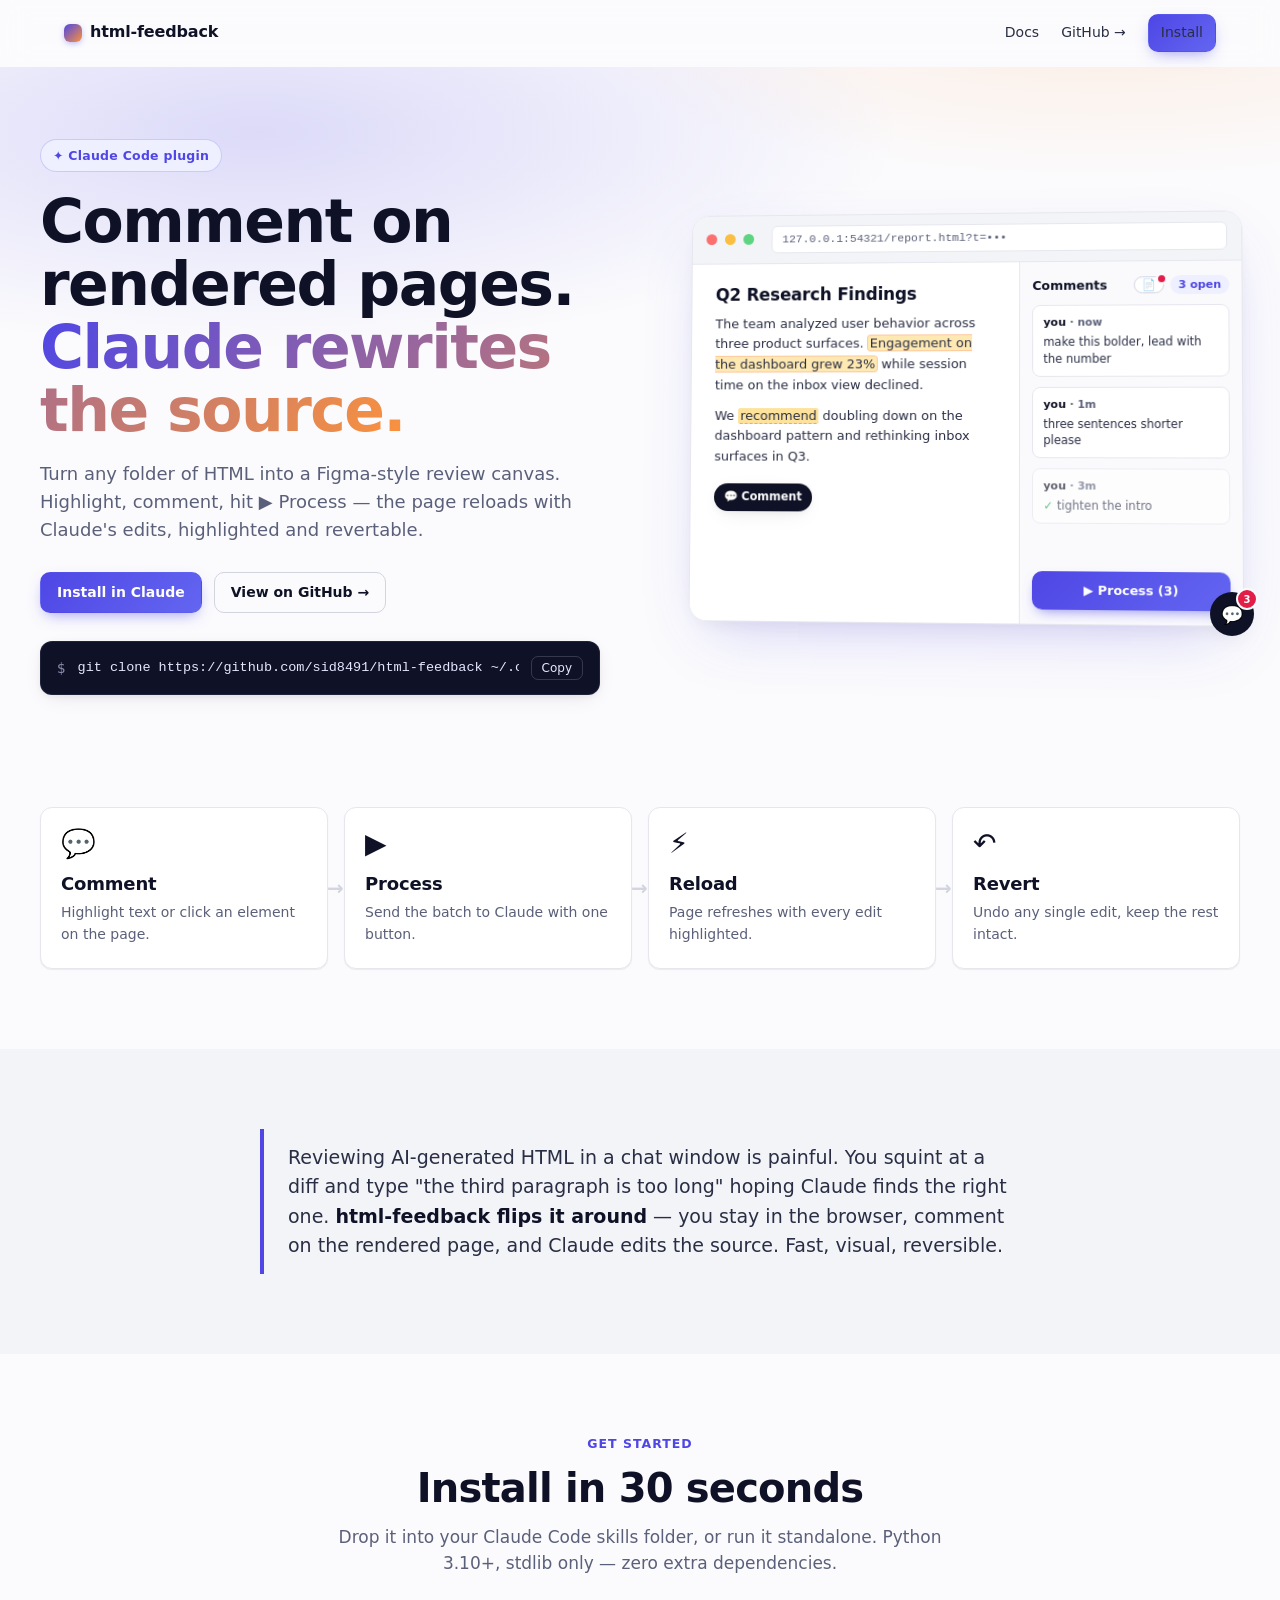
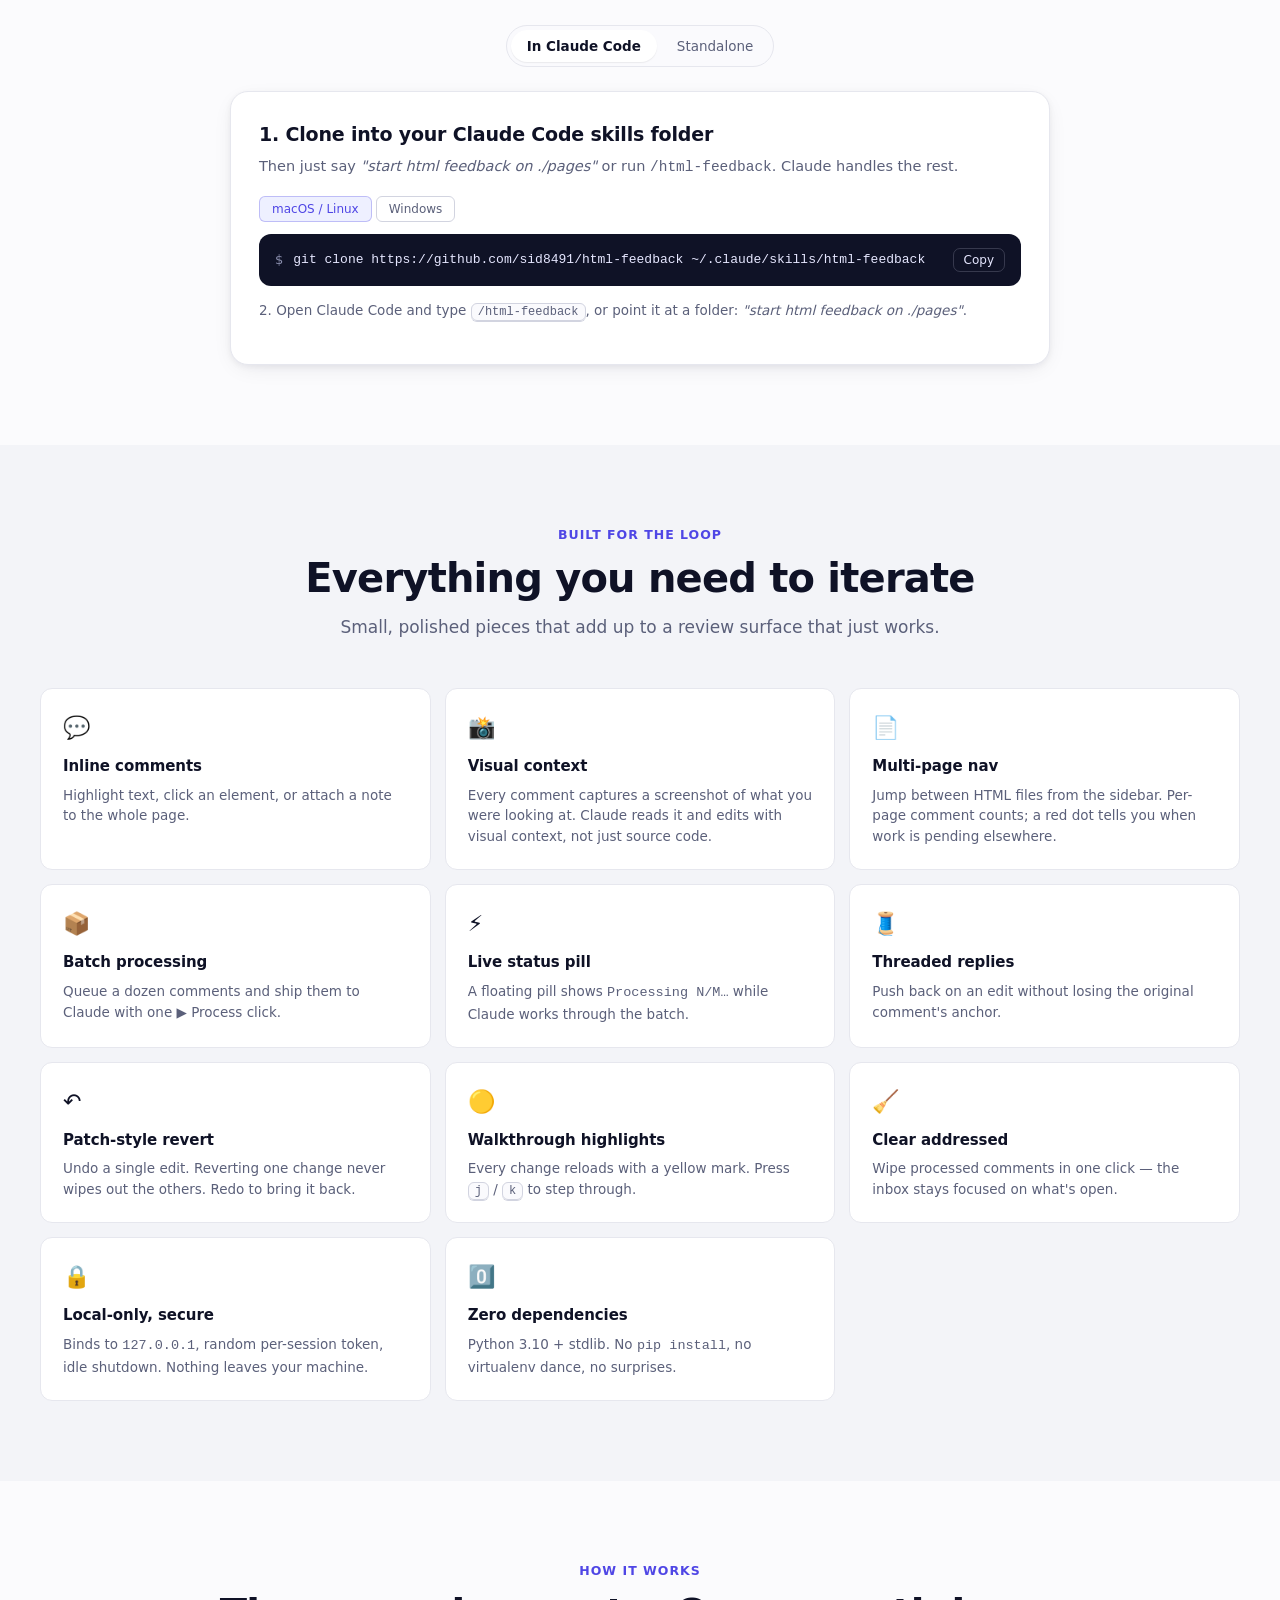
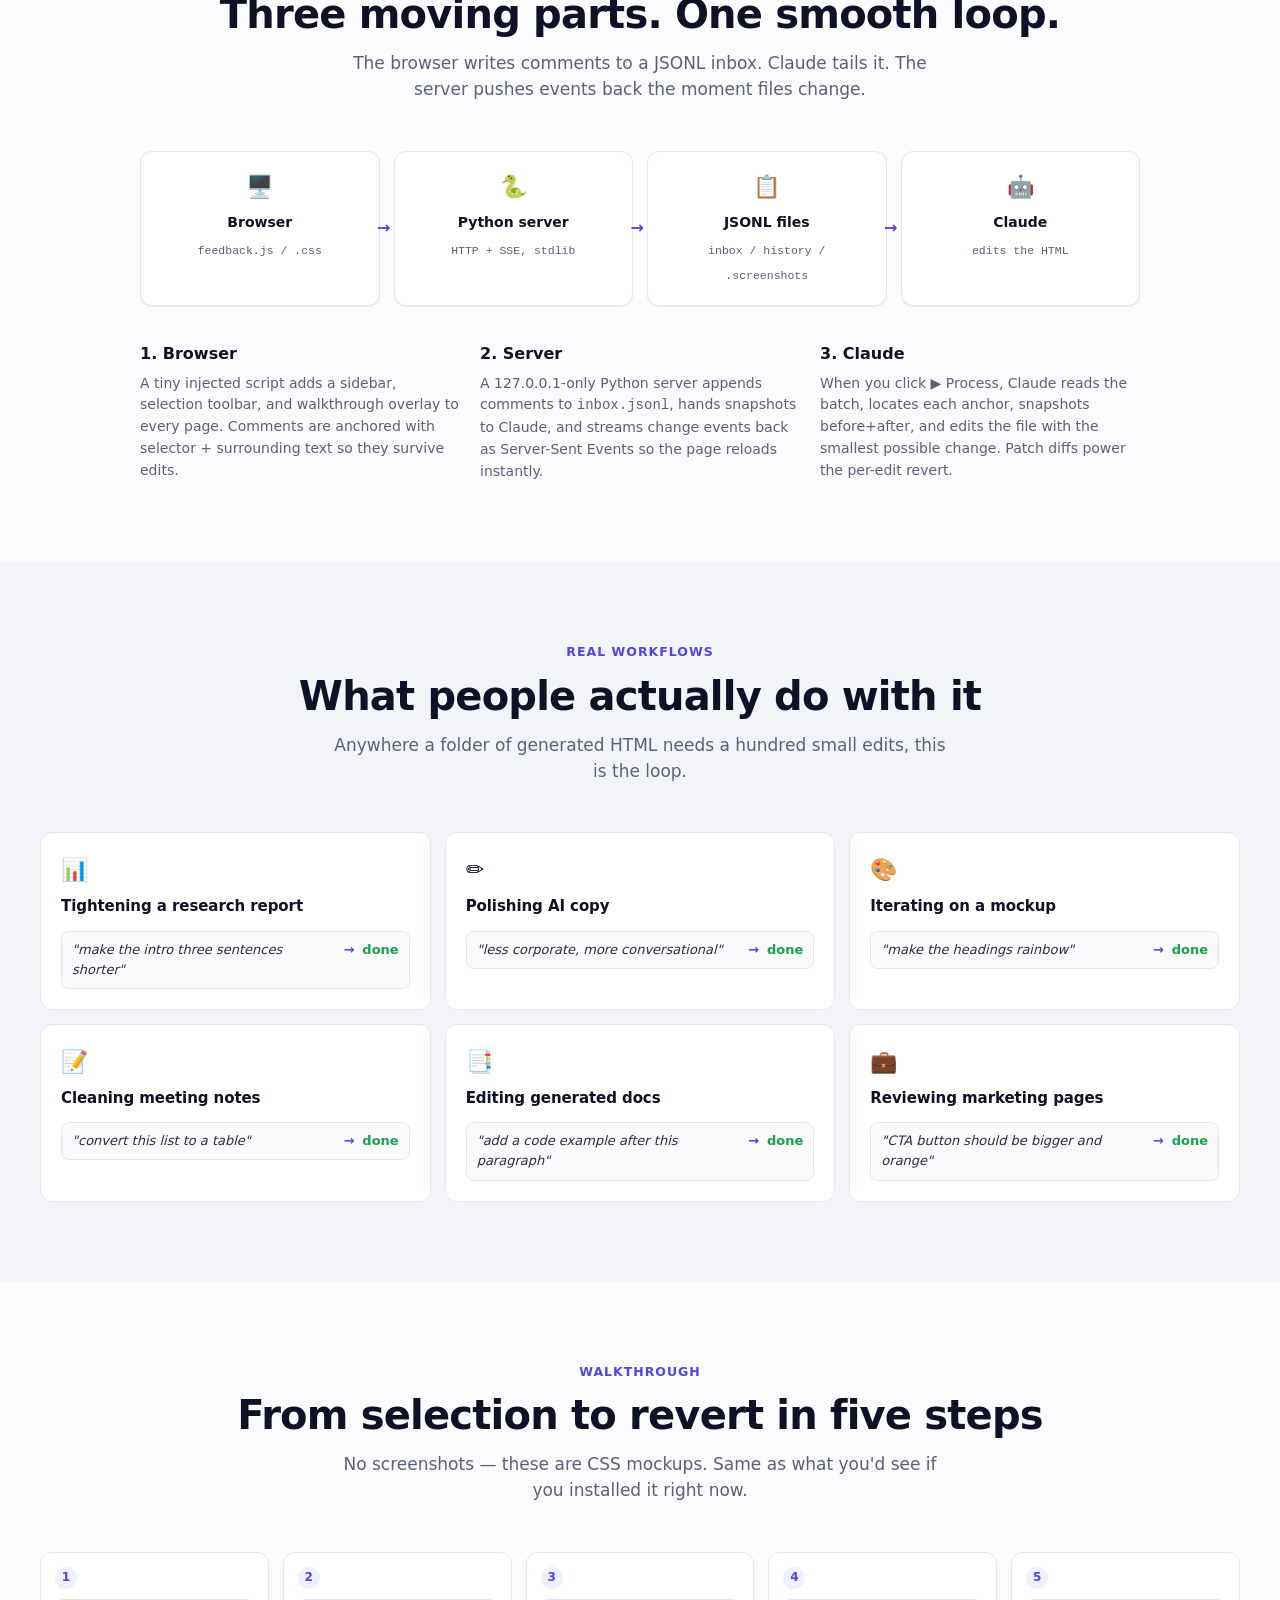
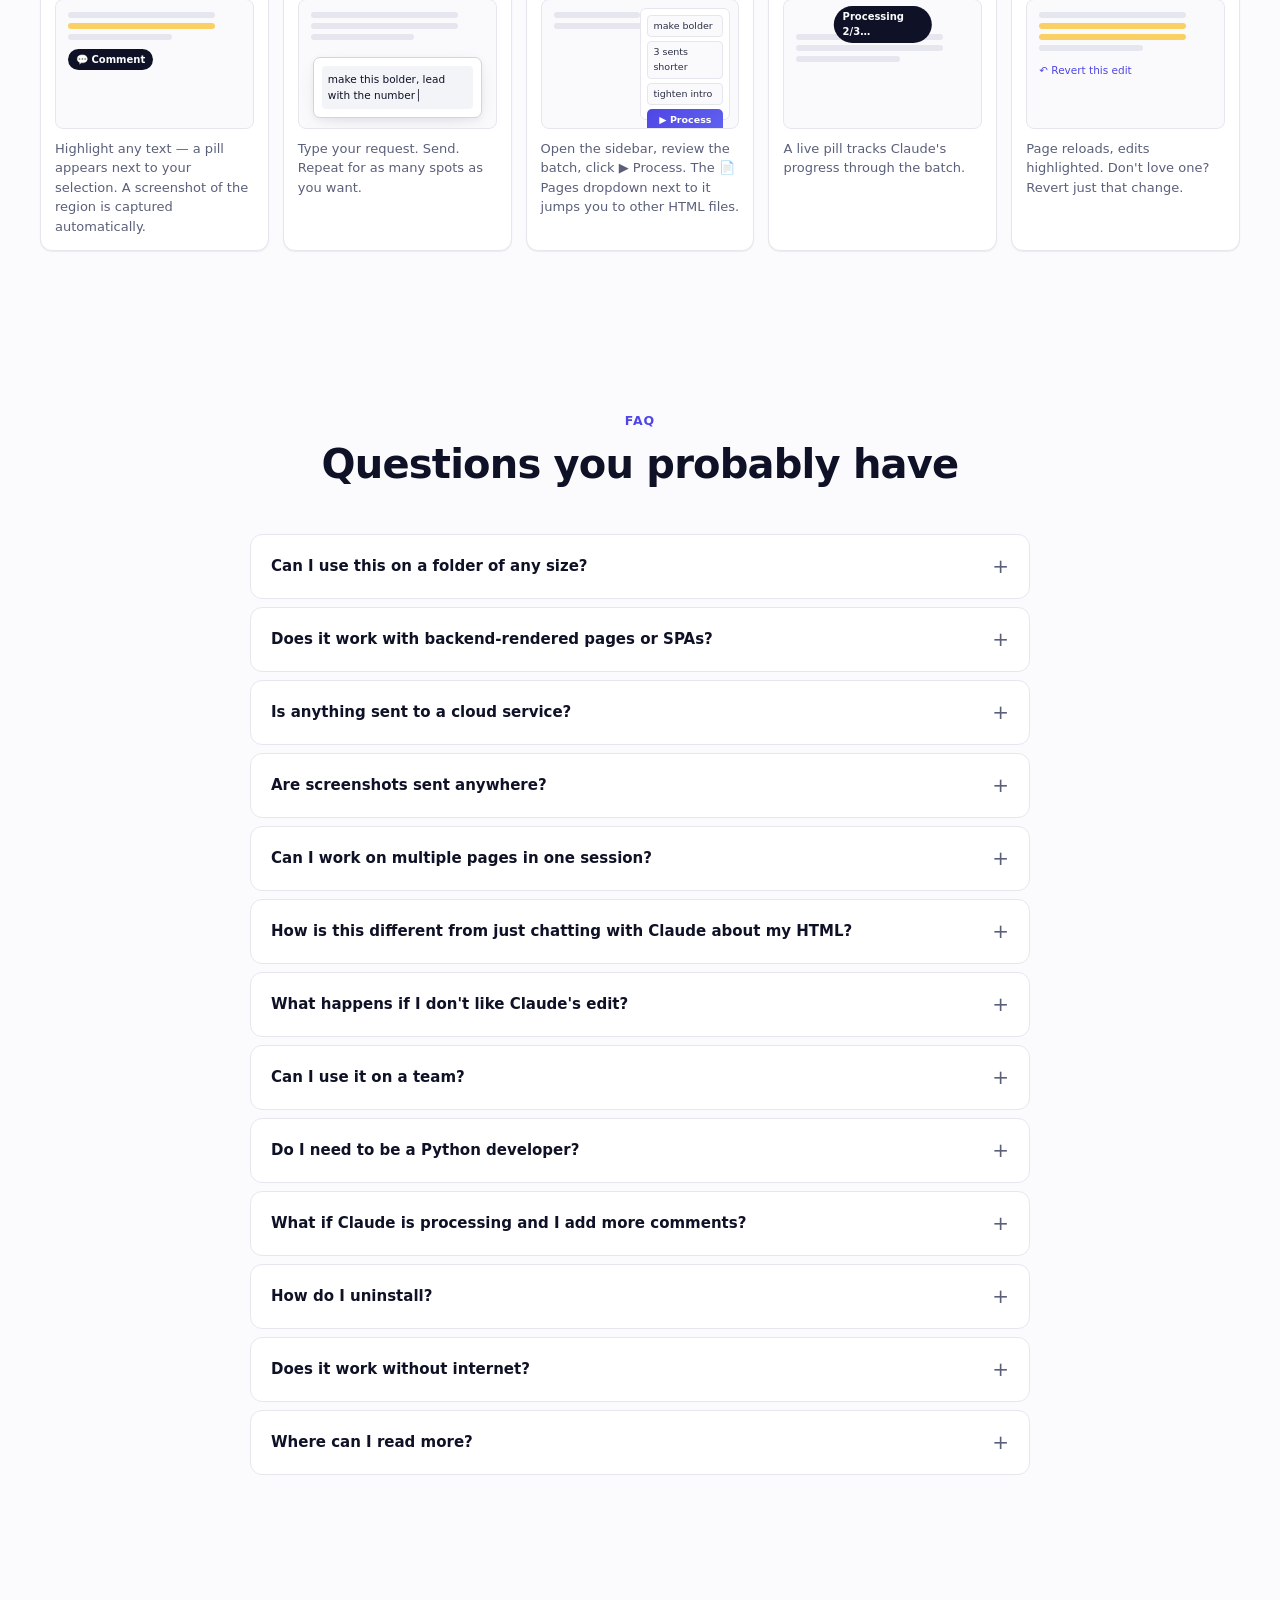
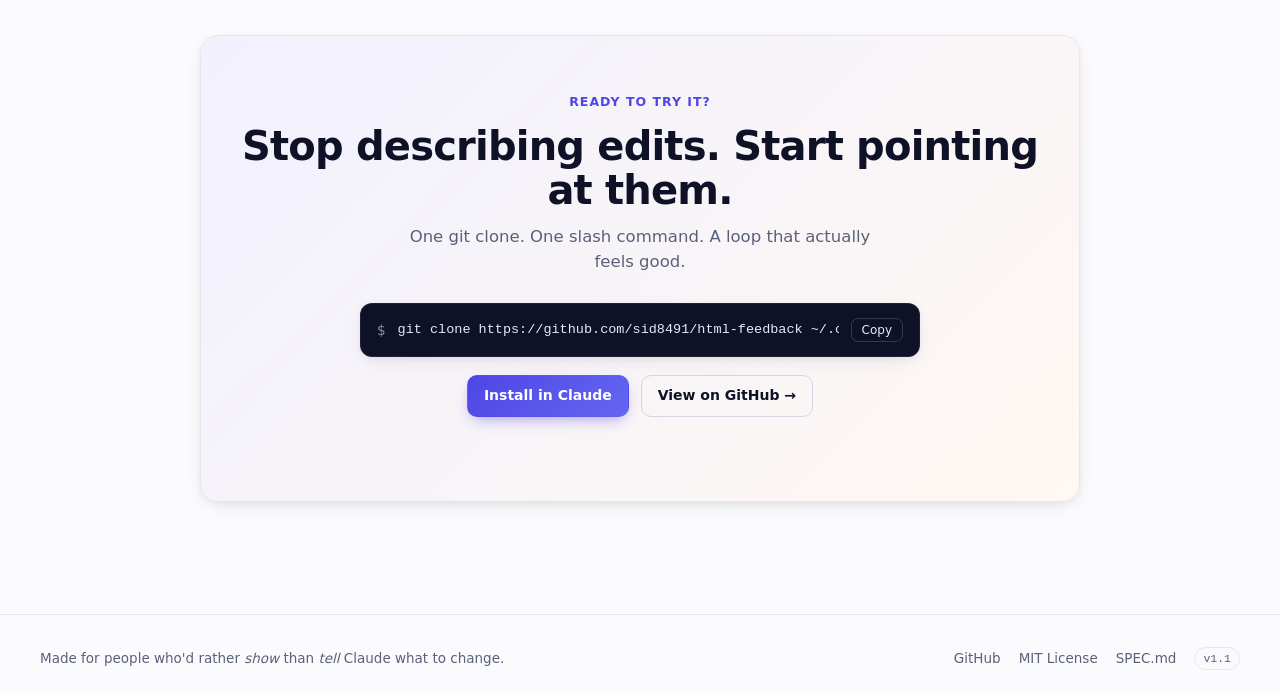
<file: docs/index.html>
<!DOCTYPE html>
<html lang="en">
<head>
<meta charset="utf-8">
<meta name="viewport" content="width=device-width, initial-scale=1">
<title>html-feedback — comment on rendered pages, Claude rewrites the source</title>
<meta name="description" content="A Claude Code plugin that turns any folder of HTML into a Figma-style review canvas. Comment on rendered pages. Hit Process. Claude edits the source.">
<style>
  :root {
    --bg: #fbfbfd;
    --bg-soft: #f3f4f8;
    --surface: #ffffff;
    --surface-2: #fafafd;
    --fg: #0f1226;
    --fg-soft: #2a2e44;
    --muted: #5b607a;
    --border: #e6e7ee;
    --border-strong: #d2d4e0;
    --accent: #4f46e5;
    --accent-2: #6366f1;
    --accent-soft: #eef0ff;
    --warm: #fb923c;
    --warm-2: #fbbf24;
    --good: #16a34a;
    --code-bg: #0f1226;
    --code-fg: #e6e7ff;
    --code-muted: #8b8fae;
    --shadow-sm: 0 1px 2px rgba(15, 18, 38, 0.04), 0 1px 1px rgba(15, 18, 38, 0.03);
    --shadow-md: 0 6px 24px -8px rgba(15, 18, 38, 0.12), 0 2px 6px rgba(15, 18, 38, 0.05);
    --shadow-lg: 0 24px 60px -20px rgba(79, 70, 229, 0.25), 0 8px 24px -8px rgba(15, 18, 38, 0.08);
    --radius: 12px;
    --radius-sm: 8px;
    --radius-lg: 18px;
  }
  @media (prefers-color-scheme: dark) {
    :root {
      --bg: #0a0b14;
      --bg-soft: #11132a;
      --surface: #15182f;
      --surface-2: #1b1e38;
      --fg: #f1f2fb;
      --fg-soft: #d8daee;
      --muted: #9499bd;
      --border: #262a48;
      --border-strong: #34395d;
      --accent: #818cf8;
      --accent-2: #6366f1;
      --accent-soft: #1d214a;
      --warm: #fb923c;
      --warm-2: #fbbf24;
      --good: #34d399;
      --code-bg: #060713;
      --code-fg: #e6e7ff;
      --code-muted: #6a6f96;
      --shadow-sm: 0 1px 2px rgba(0, 0, 0, 0.4);
      --shadow-md: 0 6px 24px -8px rgba(0, 0, 0, 0.6), 0 2px 6px rgba(0, 0, 0, 0.4);
      --shadow-lg: 0 24px 60px -20px rgba(99, 102, 241, 0.5), 0 8px 24px -8px rgba(0, 0, 0, 0.6);
    }
  }
  html { color-scheme: light dark; scroll-behavior: smooth; }
  * { box-sizing: border-box; }
  body {
    margin: 0;
    font-family: -apple-system, BlinkMacSystemFont, "Segoe UI", "Inter", system-ui, sans-serif;
    background: var(--bg);
    color: var(--fg);
    line-height: 1.55;
    -webkit-font-smoothing: antialiased;
    text-rendering: optimizeLegibility;
  }
  a { color: var(--accent); text-decoration: none; }
  a:hover { text-decoration: underline; }
  code, pre, kbd { font-family: ui-monospace, "SF Mono", Menlo, Consolas, monospace; }
  kbd {
    background: var(--surface-2);
    border: 1px solid var(--border-strong);
    border-radius: 6px;
    padding: 1px 6px;
    font-size: 12px;
    box-shadow: 0 1px 0 var(--border-strong);
  }

  /* nav */
  .nav {
    position: sticky; top: 0; z-index: 100;
    backdrop-filter: saturate(180%) blur(14px);
    -webkit-backdrop-filter: saturate(180%) blur(14px);
    background: color-mix(in srgb, var(--bg) 78%, transparent);
    border-bottom: 1px solid transparent;
    transition: border-color .2s ease, background .2s ease;
  }
  .nav.scrolled { border-bottom-color: var(--border); }
  .nav-inner {
    max-width: 1200px; margin: 0 auto;
    padding: 14px 24px;
    display: flex; align-items: center; justify-content: space-between;
    gap: 16px;
  }
  .wordmark {
    font-weight: 700; font-size: 16px; letter-spacing: -0.01em;
    color: var(--fg);
    display: flex; align-items: center; gap: 8px;
  }
  .wordmark::before {
    content: ""; width: 18px; height: 18px; border-radius: 6px;
    background: linear-gradient(135deg, var(--accent), var(--warm));
    box-shadow: 0 2px 6px -1px color-mix(in srgb, var(--accent) 45%, transparent);
  }
  .nav-links { display: flex; gap: 22px; align-items: center; }
  .nav-links a { color: var(--fg-soft); font-size: 14px; font-weight: 500; }
  .nav-links a:hover { color: var(--accent); text-decoration: none; }
  .btn {
    display: inline-flex; align-items: center; gap: 8px;
    font-weight: 600; font-size: 14px;
    padding: 9px 16px; border-radius: 10px;
    border: 1px solid transparent; cursor: pointer;
    transition: transform .12s ease, box-shadow .12s ease, background .15s ease;
    text-decoration: none !important;
    font-family: inherit;
  }
  .btn-primary {
    background: linear-gradient(135deg, var(--accent), var(--accent-2));
    color: #fff;
    box-shadow: 0 6px 16px -6px color-mix(in srgb, var(--accent) 60%, transparent);
  }
  .btn-primary:hover { transform: translateY(-1px); box-shadow: 0 10px 22px -6px color-mix(in srgb, var(--accent) 70%, transparent); color: #fff; }
  .btn-ghost { background: transparent; color: var(--fg); border-color: var(--border-strong); }
  .btn-ghost:hover { background: var(--surface-2); }
  .btn-sm { padding: 7px 12px; font-size: 13px; }

  /* hero */
  .hero {
    position: relative; overflow: hidden;
    padding: 72px 24px 88px;
  }
  .hero::before {
    content: ""; position: absolute; inset: -120px -10% auto -10%; height: 620px;
    background:
      radial-gradient(60% 50% at 25% 30%, color-mix(in srgb, var(--accent) 18%, transparent) 0%, transparent 70%),
      radial-gradient(50% 40% at 80% 10%, color-mix(in srgb, var(--warm) 14%, transparent) 0%, transparent 70%);
    pointer-events: none; z-index: 0;
  }
  .hero-inner {
    position: relative; z-index: 1;
    max-width: 1200px; margin: 0 auto;
    display: grid; grid-template-columns: 1.05fr 1fr; gap: 64px; align-items: center;
  }
  @media (max-width: 960px) {
    .hero-inner { grid-template-columns: 1fr; gap: 48px; }
    .hero { padding: 48px 20px 64px; }
  }
  .eyebrow {
    display: inline-flex; align-items: center; gap: 8px;
    font-size: 12.5px; font-weight: 600; letter-spacing: 0.02em;
    color: var(--accent); background: var(--accent-soft);
    padding: 6px 12px; border-radius: 999px;
    border: 1px solid color-mix(in srgb, var(--accent) 22%, transparent);
  }
  h1 {
    font-size: clamp(36px, 5.2vw, 60px);
    line-height: 1.05; letter-spacing: -0.025em;
    margin: 18px 0 18px;
    font-weight: 750;
  }
  h1 .grad {
    background: linear-gradient(120deg, var(--accent) 0%, var(--warm) 100%);
    -webkit-background-clip: text; background-clip: text; color: transparent;
  }
  .lede { font-size: 18px; color: var(--muted); max-width: 540px; margin: 0 0 28px; }
  .cta-row { display: flex; gap: 12px; flex-wrap: wrap; margin-bottom: 28px; }
  .install-shell {
    display: flex; align-items: center; gap: 12px;
    background: var(--code-bg); color: var(--code-fg);
    padding: 14px 16px; border-radius: var(--radius);
    font-size: 13.5px;
    max-width: 560px;
    box-shadow: var(--shadow-md);
    border: 1px solid color-mix(in srgb, var(--code-fg) 8%, transparent);
  }
  .install-shell .prompt { color: var(--code-muted); user-select: none; }
  .install-shell code { flex: 1; font-size: 13.5px; overflow-x: auto; white-space: nowrap; }
  .copy-btn {
    background: transparent; border: 1px solid color-mix(in srgb, var(--code-fg) 18%, transparent);
    color: var(--code-fg); padding: 4px 10px; border-radius: 7px;
    font-size: 12px; font-family: inherit; cursor: pointer;
    transition: background .15s ease;
    white-space: nowrap;
  }
  .copy-btn:hover { background: color-mix(in srgb, var(--code-fg) 8%, transparent); }
  .copy-btn.ok { color: var(--good); border-color: var(--good); }

  /* hero mockup */
  .mock-window {
    background: var(--surface);
    border: 1px solid var(--border);
    border-radius: var(--radius-lg);
    box-shadow: var(--shadow-lg);
    overflow: hidden;
    transform: perspective(1400px) rotateY(-4deg) rotateX(2deg);
    transition: transform .4s ease;
  }
  .mock-window:hover { transform: perspective(1400px) rotateY(-2deg) rotateX(1deg); }
  @media (max-width: 960px) { .mock-window { transform: none; } .mock-window:hover { transform: none; } }
  .mock-chrome {
    display: flex; align-items: center; gap: 8px;
    padding: 10px 14px; background: var(--bg-soft);
    border-bottom: 1px solid var(--border);
  }
  .mock-dot { width: 11px; height: 11px; border-radius: 50%; background: var(--border-strong); }
  .mock-dot:nth-child(1) { background: #fb6f6f; }
  .mock-dot:nth-child(2) { background: #fbbe40; }
  .mock-dot:nth-child(3) { background: #5dd47f; }
  .mock-url {
    flex: 1; margin-left: 10px; padding: 4px 10px;
    background: var(--surface); border: 1px solid var(--border);
    border-radius: 6px; font-size: 11.5px; color: var(--muted);
    font-family: ui-monospace, monospace;
  }
  .mock-body { display: grid; grid-template-columns: 1fr 220px; min-height: 360px; }
  .mock-page {
    padding: 22px 22px 22px 24px; font-size: 13px; color: var(--fg-soft);
    background: var(--surface);
  }
  .mock-page h2 { font-size: 17px; margin: 0 0 10px; color: var(--fg); letter-spacing: -0.01em; }
  .mock-page p { margin: 0 0 10px; line-height: 1.6; }
  .mock-page .selected {
    background: color-mix(in srgb, var(--warm-2) 35%, transparent);
    box-shadow: 0 0 0 1px color-mix(in srgb, var(--warm) 50%, transparent);
    border-radius: 3px; padding: 0 2px;
  }
  .mock-page .changed {
    background: color-mix(in srgb, var(--warm-2) 45%, transparent);
    border-bottom: 1.5px dashed color-mix(in srgb, var(--warm) 80%, transparent);
    padding: 0 2px; border-radius: 2px;
  }
  .mock-pill {
    display: inline-flex; align-items: center; gap: 6px;
    background: var(--fg); color: var(--bg);
    padding: 5px 10px; border-radius: 999px;
    font-size: 11.5px; font-weight: 600;
    box-shadow: var(--shadow-md);
    margin-top: 6px;
  }
  .mock-sidebar {
    background: var(--surface-2); border-left: 1px solid var(--border);
    padding: 14px 12px; display: flex; flex-direction: column; gap: 10px;
    font-size: 12px;
  }
  .mock-sidebar-head { display: flex; justify-content: space-between; align-items: center; }
  .mock-sidebar-head strong { font-size: 12.5px; }
  .mock-sidebar-head .count {
    background: var(--accent-soft); color: var(--accent);
    border-radius: 999px; padding: 1px 8px; font-weight: 700; font-size: 11px;
  }
  .mock-comment {
    background: var(--surface); border: 1px solid var(--border);
    border-radius: 8px; padding: 8px 10px;
  }
  .mock-comment .who { font-weight: 600; font-size: 11px; color: var(--fg); }
  .mock-comment .when { color: var(--muted); font-size: 10.5px; }
  .mock-comment .body { color: var(--fg-soft); font-size: 11.5px; margin-top: 3px; line-height: 1.45; }
  .mock-comment.addr { opacity: .65; }
  .mock-comment.addr .body::before { content: "✓ "; color: var(--good); font-weight: 700; }
  .mock-process {
    margin-top: auto;
    display: flex; align-items: center; justify-content: center; gap: 6px;
    background: linear-gradient(135deg, var(--accent), var(--accent-2));
    color: #fff; font-weight: 600; font-size: 12.5px;
    padding: 9px 12px; border-radius: 10px;
    box-shadow: 0 6px 14px -6px color-mix(in srgb, var(--accent) 70%, transparent);
    cursor: pointer; user-select: none;
  }
  .mock-fab {
    position: absolute; bottom: -14px; right: -14px;
    width: 44px; height: 44px; border-radius: 50%;
    background: var(--fg); color: var(--bg);
    display: flex; align-items: center; justify-content: center;
    font-size: 18px; box-shadow: var(--shadow-lg);
  }
  .mock-fab::after {
    content: "3";
    position: absolute; top: -4px; right: -4px;
    background: #e11d48; color: #fff; font-size: 10px; font-weight: 700;
    width: 18px; height: 18px; border-radius: 50%;
    display: flex; align-items: center; justify-content: center;
    border: 2px solid var(--bg);
  }
  .mock-wrap { position: relative; }

  /* sections */
  section { padding: 80px 24px; }
  .section-inner { max-width: 1200px; margin: 0 auto; }
  .section-head { text-align: center; margin-bottom: 48px; }
  .section-eyebrow {
    font-size: 12.5px; font-weight: 700; letter-spacing: 0.08em;
    text-transform: uppercase; color: var(--accent);
    margin-bottom: 12px;
  }
  h2 {
    font-size: clamp(28px, 3.5vw, 40px);
    line-height: 1.1; letter-spacing: -0.02em;
    margin: 0 0 14px; font-weight: 700;
  }
  .section-sub { color: var(--muted); font-size: 17px; max-width: 620px; margin: 0 auto; }

  /* loop strip */
  .loop {
    display: grid; grid-template-columns: repeat(4, 1fr); gap: 16px;
    align-items: stretch;
  }
  @media (max-width: 860px) { .loop { grid-template-columns: 1fr; } }
  .loop-card {
    position: relative;
    background: var(--surface); border: 1px solid var(--border);
    border-radius: var(--radius); padding: 22px 20px;
    box-shadow: var(--shadow-sm);
  }
  .loop-card .ico { font-size: 28px; line-height: 1; margin-bottom: 12px; display: block; }
  .loop-card h3 { font-size: 18px; margin: 0 0 4px; letter-spacing: -0.01em; }
  .loop-card p { margin: 0; color: var(--muted); font-size: 14px; }
  .loop-card::after {
    content: "→"; position: absolute; right: -16px; top: 50%; transform: translateY(-50%);
    color: var(--border-strong); font-size: 20px; font-weight: 600;
    width: 16px; text-align: center;
  }
  .loop-card:last-child::after { display: none; }
  @media (max-width: 860px) {
    .loop-card::after { content: "↓"; right: 50%; top: auto; bottom: -16px; transform: translateX(50%); }
  }

  /* pitch */
  .pitch-band { background: var(--bg-soft); }
  .pitch {
    max-width: 760px; margin: 0 auto;
    padding: 14px 0 14px 24px;
    border-left: 4px solid var(--accent);
    font-size: 19px; line-height: 1.55; color: var(--fg-soft);
  }
  .pitch strong { color: var(--fg); }

  /* install section */
  .tabs {
    display: inline-flex; gap: 4px; padding: 4px;
    background: var(--surface-2); border: 1px solid var(--border);
    border-radius: 999px; margin-bottom: 24px;
  }
  .tab {
    padding: 8px 16px; border-radius: 999px; font-size: 13.5px;
    font-weight: 500; color: var(--muted); cursor: pointer;
    background: transparent; border: none; font-family: inherit;
  }
  .tab.active { background: var(--surface); color: var(--fg); box-shadow: var(--shadow-sm); font-weight: 600; }
  .tab-panel { display: none; }
  .tab-panel.active { display: block; }
  .install-card {
    background: var(--surface); border: 1px solid var(--border);
    border-radius: var(--radius-lg); padding: 28px;
    box-shadow: var(--shadow-md);
    max-width: 820px; margin: 0 auto;
  }
  .install-card h3 { margin: 0 0 6px; font-size: 19px; letter-spacing: -0.01em; }
  .install-card .help { color: var(--muted); margin: 0 0 18px; font-size: 14.5px; }
  .os-toggle { display: inline-flex; gap: 4px; margin-bottom: 12px; }
  .os-btn {
    background: transparent; border: 1px solid var(--border-strong);
    padding: 5px 12px; font-size: 12px; border-radius: 6px;
    color: var(--muted); cursor: pointer; font-family: inherit;
  }
  .os-btn.active { background: var(--accent-soft); color: var(--accent); border-color: color-mix(in srgb, var(--accent) 30%, transparent); }
  .codeblock {
    background: var(--code-bg); color: var(--code-fg);
    border-radius: var(--radius); padding: 14px 16px;
    display: flex; align-items: center; gap: 10px;
    font-size: 13px; overflow-x: auto;
  }
  .codeblock + .codeblock { margin-top: 10px; }
  .codeblock .prompt { color: var(--code-muted); }
  .codeblock code { flex: 1; white-space: pre; }
  .os-panel { display: none; }
  .os-panel.active { display: block; }
  .install-note { margin-top: 14px; color: var(--muted); font-size: 13.5px; }

  /* features */
  .features { background: var(--bg-soft); }
  .feat-grid {
    display: grid; grid-template-columns: repeat(3, 1fr); gap: 14px;
  }
  @media (max-width: 860px) { .feat-grid { grid-template-columns: repeat(2, 1fr); } }
  @media (max-width: 520px) { .feat-grid { grid-template-columns: 1fr; } }
  .feat {
    background: var(--surface); border: 1px solid var(--border);
    border-radius: var(--radius); padding: 22px;
    transition: border-color .2s ease, transform .2s ease;
  }
  .feat:hover { border-color: color-mix(in srgb, var(--accent) 35%, transparent); transform: translateY(-2px); }
  .feat .ico { font-size: 22px; margin-bottom: 10px; display: block; }
  .feat h3 { font-size: 15px; margin: 0 0 6px; letter-spacing: -0.005em; }
  .feat p { margin: 0; color: var(--muted); font-size: 13.5px; line-height: 1.55; }

  /* how it works */
  .how-diagram {
    display: grid; grid-template-columns: repeat(4, 1fr); gap: 14px; align-items: stretch;
    margin: 0 auto 36px; max-width: 1000px;
  }
  @media (max-width: 860px) { .how-diagram { grid-template-columns: 1fr 1fr; } }
  .how-node {
    position: relative;
    background: var(--surface); border: 1px solid var(--border);
    border-radius: var(--radius); padding: 18px 16px;
    text-align: center;
    box-shadow: var(--shadow-sm);
  }
  .how-node .glyph {
    font-size: 22px; margin-bottom: 8px; display: block;
  }
  .how-node strong { font-size: 14px; display: block; margin-bottom: 4px; }
  .how-node .tech { font-size: 11.5px; color: var(--muted); font-family: ui-monospace, monospace; }
  .how-node::after {
    content: "→"; position: absolute; right: -12px; top: 50%; transform: translateY(-50%);
    color: var(--accent); font-weight: 700; font-size: 16px;
  }
  .how-node:last-child::after { display: none; }
  @media (max-width: 860px) {
    .how-node:nth-child(2)::after { display: none; }
    .how-node:nth-child(odd)::after { content: "↓"; right: 50%; top: auto; bottom: -14px; transform: translateX(50%); }
    .how-node:nth-child(even)::after { content: ""; }
    .how-node:nth-child(3)::after { content: "↗"; }
  }
  .how-text {
    display: grid; grid-template-columns: repeat(3, 1fr); gap: 20px;
    max-width: 1000px; margin: 0 auto;
  }
  @media (max-width: 760px) { .how-text { grid-template-columns: 1fr; } }
  .how-block strong { color: var(--fg); }
  .how-block p { color: var(--muted); margin: 6px 0 0; font-size: 14px; }

  /* use cases */
  .use-cases { background: var(--bg-soft); }
  .uc-grid { display: grid; grid-template-columns: repeat(3, 1fr); gap: 14px; }
  @media (max-width: 860px) { .uc-grid { grid-template-columns: repeat(2, 1fr); } }
  @media (max-width: 520px) { .uc-grid { grid-template-columns: 1fr; } }
  .uc {
    background: var(--surface); border: 1px solid var(--border);
    border-radius: var(--radius); padding: 20px;
  }
  .uc .ico { font-size: 22px; }
  .uc h3 { font-size: 15px; margin: 8px 0 12px; letter-spacing: -0.005em; }
  .uc-row {
    display: flex; align-items: flex-start; gap: 8px;
    font-size: 13px; padding: 8px 10px;
    background: var(--surface-2); border-radius: 8px;
    border: 1px solid var(--border);
  }
  .uc-row .arrow { color: var(--accent); font-weight: 700; }
  .uc-row .user { color: var(--fg-soft); font-style: italic; flex: 1; }
  .uc-row .done { color: var(--good); font-weight: 600; }

  /* walkthrough */
  .walk { display: grid; grid-template-columns: repeat(5, 1fr); gap: 14px; }
  @media (max-width: 1020px) { .walk { grid-template-columns: repeat(2, 1fr); } }
  @media (max-width: 520px) { .walk { grid-template-columns: 1fr; } }
  .walk-step {
    background: var(--surface); border: 1px solid var(--border);
    border-radius: var(--radius); padding: 14px;
    display: flex; flex-direction: column; gap: 10px;
    box-shadow: var(--shadow-sm);
  }
  .walk-num {
    display: inline-flex; width: 22px; height: 22px;
    background: var(--accent-soft); color: var(--accent);
    border-radius: 50%; font-size: 12px; font-weight: 700;
    align-items: center; justify-content: center;
  }
  .walk-cap { font-size: 13px; color: var(--muted); margin: 0; line-height: 1.5; }
  .mini-mock {
    background: var(--surface-2); border: 1px solid var(--border);
    border-radius: 8px; padding: 12px; min-height: 130px;
    font-size: 11.5px; color: var(--fg-soft);
    position: relative; overflow: hidden;
  }
  .mini-mock .line { background: var(--border); height: 6px; border-radius: 3px; margin-bottom: 5px; }
  .mini-mock .line.s { width: 60%; }
  .mini-mock .line.m { width: 85%; }
  .mini-mock .line.hl { background: color-mix(in srgb, var(--warm-2) 70%, transparent); }
  .mini-mock .pill {
    background: var(--fg); color: var(--bg); border-radius: 999px;
    padding: 3px 8px; font-size: 10px; font-weight: 600;
    display: inline-block; margin-top: 4px;
  }
  .mini-mock .popover {
    position: absolute; left: 14px; right: 14px; bottom: 10px;
    background: var(--surface); border: 1px solid var(--border-strong);
    border-radius: 7px; padding: 8px; font-size: 10.5px;
    box-shadow: var(--shadow-md);
  }
  .mini-mock .popover .ta {
    background: var(--bg-soft); border-radius: 4px; padding: 5px 6px;
    color: var(--fg); font-size: 10.5px;
  }
  .mini-mock .sidebar-mini {
    position: absolute; right: 8px; top: 8px; bottom: 8px; width: 90px;
    background: var(--surface); border: 1px solid var(--border);
    border-radius: 6px; padding: 6px; font-size: 9.5px;
    display: flex; flex-direction: column; gap: 4px;
  }
  .mini-mock .sidebar-mini .row {
    background: var(--surface-2); border: 1px solid var(--border);
    border-radius: 4px; padding: 3px 5px;
  }
  .mini-mock .proc {
    margin-top: auto; background: linear-gradient(135deg, var(--accent), var(--accent-2));
    color: #fff; text-align: center; border-radius: 5px; padding: 4px;
    font-weight: 600;
  }
  .mini-mock .status-pill {
    position: absolute; top: 6px; left: 50%; transform: translateX(-50%);
    background: var(--fg); color: var(--bg); font-size: 10px;
    padding: 3px 9px; border-radius: 999px; font-weight: 600;
  }
  .mini-mock .revert {
    color: var(--accent); font-size: 10.5px; cursor: pointer;
    margin-top: 6px; display: inline-block;
  }

  /* FAQ */
  .faq-list { max-width: 780px; margin: 0 auto; display: flex; flex-direction: column; gap: 8px; }
  details {
    background: var(--surface); border: 1px solid var(--border);
    border-radius: var(--radius); padding: 0;
    overflow: hidden;
    transition: border-color .15s ease;
  }
  details[open] { border-color: color-mix(in srgb, var(--accent) 30%, transparent); }
  summary {
    list-style: none; padding: 16px 20px; cursor: pointer;
    font-weight: 600; font-size: 15px;
    display: flex; align-items: center; justify-content: space-between;
    gap: 12px;
  }
  summary::-webkit-details-marker { display: none; }
  summary::after {
    content: "+"; color: var(--muted); font-size: 20px; font-weight: 400; transition: transform .2s ease;
  }
  details[open] summary::after { transform: rotate(45deg); }
  details > div {
    padding: 0 20px 18px; color: var(--muted); font-size: 14.5px; line-height: 1.6;
  }
  details > div a { color: var(--accent); }

  /* final CTA */
  .final-cta {
    text-align: center;
    background: linear-gradient(135deg, color-mix(in srgb, var(--accent) 8%, var(--surface)) 0%, color-mix(in srgb, var(--warm) 6%, var(--surface)) 100%);
    border: 1px solid var(--border);
    border-radius: var(--radius-lg);
    padding: 56px 32px;
    max-width: 880px; margin: 0 auto;
    box-shadow: var(--shadow-md);
  }
  .final-cta h2 { margin-bottom: 12px; }
  .final-cta p { color: var(--muted); margin: 0 auto 28px; max-width: 480px; font-size: 16.5px; }
  .final-cta .install-shell { margin: 0 auto 18px; }
  .final-cta .cta-row { justify-content: center; }

  /* footer */
  footer {
    border-top: 1px solid var(--border);
    padding: 32px 24px;
    margin-top: 32px;
  }
  .foot-inner {
    max-width: 1200px; margin: 0 auto;
    display: flex; justify-content: space-between; align-items: center;
    gap: 16px; flex-wrap: wrap;
    color: var(--muted); font-size: 13.5px;
  }
  .foot-links { display: flex; gap: 18px; align-items: center; }
  .foot-links a { color: var(--muted); }
  .foot-links a:hover { color: var(--accent); }
  .ver { font-size: 11.5px; padding: 2px 8px; background: var(--surface-2); border: 1px solid var(--border); border-radius: 999px; font-family: ui-monospace, monospace; }

  /* reveal */
  .reveal { opacity: 0; transform: translateY(12px); transition: opacity .6s ease, transform .6s ease; }
  .reveal.in { opacity: 1; transform: none; }

  ::selection { background: color-mix(in srgb, var(--accent) 30%, transparent); }

  /* ---------- responsive refinements ---------- */

  /* tablet (<= 860px) */
  @media (max-width: 860px) {
    .nav-inner { padding: 12px 18px; gap: 12px; flex-wrap: wrap; }
    .nav-links { gap: 16px; }
    section { padding: 64px 20px; }
    .install-card { padding: 22px; }
    .final-cta { padding: 44px 24px; }
    /* hero mockup body: shrink sidebar so 1fr+220 doesn't crowd */
    .mock-body { grid-template-columns: 1fr 200px; }
  }

  /* small tablet / large phone (<= 640px) */
  @media (max-width: 640px) {
    .nav-inner { padding: 10px 16px; }
    .nav-links { gap: 12px; }
    .nav-links a:not(.btn) { font-size: 13px; }
    .btn { padding: 8px 14px; font-size: 13px; }
    .btn-sm { padding: 7px 11px; font-size: 12.5px; }

    .hero { padding: 36px 16px 56px; }
    h1 { font-size: clamp(28px, 7.5vw, 40px); margin: 14px 0 14px; }
    .lede { font-size: 16px; margin-bottom: 22px; }

    .cta-row { gap: 10px; }
    .cta-row .btn { flex: 1 1 auto; justify-content: center; min-height: 44px; }

    .install-shell {
      padding: 12px 12px; gap: 8px; font-size: 12.5px;
      max-width: 100%;
    }
    .install-shell code { font-size: 12.5px; }

    section { padding: 56px 16px; }
    .section-head { margin-bottom: 36px; }
    .section-sub { font-size: 15.5px; }

    .pitch { font-size: 17px; padding-left: 18px; }

    /* hero mockup: stack body so sidebar isn't squeezed */
    .mock-body { grid-template-columns: 1fr; min-height: 0; }
    .mock-sidebar { border-left: none; border-top: 1px solid var(--border); }
    .mock-process { padding: 10px 12px; }

    /* install card */
    .install-card { padding: 18px; border-radius: var(--radius); }
    .tabs { width: 100%; justify-content: center; }
    .tab { padding: 8px 14px; font-size: 13px; }
    .codeblock { padding: 12px 12px; font-size: 12.5px; }
    .codeblock code { font-size: 12.5px; }

    /* how-it-works: simplify mobile arrow logic — drop the ↗ kink, stack 1-col */
    .how-diagram { grid-template-columns: 1fr; gap: 24px; }
    .how-node::after,
    .how-node:nth-child(odd)::after,
    .how-node:nth-child(even)::after,
    .how-node:nth-child(2)::after,
    .how-node:nth-child(3)::after {
      content: "↓"; right: 50%; top: auto; bottom: -18px;
      transform: translateX(50%);
      color: var(--accent); font-weight: 700; font-size: 16px;
    }
    .how-node:last-child::after { display: none; }

    /* walkthrough mini mocks: sidebar-mini gets too cramped */
    .mini-mock { min-height: 120px; }
    .mini-mock .sidebar-mini { width: 80px; font-size: 9px; }

    /* faq */
    summary { padding: 14px 16px; font-size: 14.5px; }
    details > div { padding: 0 16px 16px; font-size: 14px; }

    /* final cta */
    .final-cta { padding: 36px 18px; border-radius: var(--radius); }
    .final-cta p { font-size: 15.5px; }
    .final-cta .cta-row .btn { flex: 1 1 auto; }

    /* footer */
    footer { padding: 24px 18px; }
    .foot-inner { flex-direction: column; align-items: flex-start; gap: 12px; text-align: left; }
    .foot-links { flex-wrap: wrap; gap: 14px; row-gap: 8px; }
  }

  /* small phone (<= 420px) */
  @media (max-width: 420px) {
    .nav-inner { gap: 8px; }
    .nav-links { gap: 10px; }
    /* hide Docs link on smallest screens — keeps GitHub + Install visible */
    .nav-links a[href="#how"] { display: none; }

    .hero { padding: 28px 14px 48px; }
    section { padding: 48px 14px; }

    h1 { font-size: clamp(26px, 8.5vw, 34px); }
    h2 { font-size: clamp(24px, 7vw, 30px); }

    .install-shell { flex-wrap: wrap; }
    .install-shell code { flex: 1 1 100%; order: 2; }
    .install-shell .copy-btn { order: 3; }

    /* features / use cases cards: tighter padding */
    .feat { padding: 18px; }
    .uc { padding: 16px; }

    /* walkthrough sidebar overlay would crush — let row 3 sidebar wrap nicely */
    .mini-mock .sidebar-mini { width: 72px; }
  }

  /* v1.1 — Pages pill in hero mockup sidebar header */
  .mock-pages-pill {
    position: relative;
    display: inline-flex; align-items: center; justify-content: center;
    background: var(--surface); border: 1px solid var(--border-strong);
    border-radius: 999px; padding: 1px 7px;
    font-size: 11px; line-height: 1.2;
    color: var(--fg-soft);
    margin-left: auto; margin-right: 6px;
  }
  .mock-pages-pill .dot {
    position: absolute; top: -2px; right: -2px;
    width: 7px; height: 7px; border-radius: 50%;
    background: #e11d48;
    box-shadow: 0 0 0 2px var(--surface-2);
  }
</style>
</head>
<body>

<nav class="nav" id="nav">
  <div class="nav-inner">
    <a href="#top" class="wordmark">html-feedback</a>
    <div class="nav-links">
      <a href="#how">Docs</a>
      <a href="https://github.com/sid8491/html-feedback" target="_blank" rel="noopener">GitHub →</a>
      <a href="#install" class="btn btn-primary btn-sm">Install</a>
    </div>
  </div>
</nav>

<a id="top"></a>

<header class="hero">
  <div class="hero-inner">
    <div>
      <span class="eyebrow">✦ Claude Code plugin</span>
      <h1>Comment on rendered pages. <span class="grad">Claude rewrites the source.</span></h1>
      <p class="lede">
        Turn any folder of HTML into a Figma-style review canvas. Highlight, comment, hit ▶ Process — the page reloads with Claude's edits, highlighted and revertable.
      </p>
      <div class="cta-row">
        <a href="#install" class="btn btn-primary">Install in Claude</a>
        <a href="https://github.com/sid8491/html-feedback" target="_blank" rel="noopener" class="btn btn-ghost">View on GitHub →</a>
      </div>
      <div class="install-shell" data-copy-target="hero-cmd">
        <span class="prompt">$</span>
        <code id="hero-cmd">git clone https://github.com/sid8491/html-feedback ~/.claude/skills/html-feedback</code>
        <button class="copy-btn" type="button" data-copy="hero-cmd">Copy</button>
      </div>
    </div>

    <div class="mock-wrap reveal">
      <div class="mock-window" aria-hidden="true">
        <div class="mock-chrome">
          <span class="mock-dot"></span><span class="mock-dot"></span><span class="mock-dot"></span>
          <span class="mock-url">127.0.0.1:54321/report.html?t=•••</span>
        </div>
        <div class="mock-body">
          <div class="mock-page">
            <h2>Q2 Research Findings</h2>
            <p>
              The team analyzed user behavior across three product surfaces. <span class="selected">Engagement on the dashboard grew 23%</span> while session time on the inbox view declined.
            </p>
            <p>
              We <span class="changed">recommend</span> doubling down on the dashboard pattern and rethinking inbox surfaces in Q3.
            </p>
            <span class="mock-pill">💬 Comment</span>
          </div>
          <div class="mock-sidebar">
            <div class="mock-sidebar-head">
              <strong>Comments</strong>
              <span class="mock-pages-pill" title="Pages">📄<span class="dot" aria-hidden="true"></span></span>
              <span class="count">3 open</span>
            </div>
            <div class="mock-comment">
              <div class="who">you <span class="when">· now</span></div>
              <div class="body">make this bolder, lead with the number</div>
            </div>
            <div class="mock-comment">
              <div class="who">you <span class="when">· 1m</span></div>
              <div class="body">three sentences shorter please</div>
            </div>
            <div class="mock-comment addr">
              <div class="who">you <span class="when">· 3m</span></div>
              <div class="body">tighten the intro</div>
            </div>
            <div class="mock-process">▶ Process (3)</div>
          </div>
        </div>
      </div>
      <div class="mock-fab">💬</div>
    </div>
  </div>
</header>

<section style="padding-top: 24px;">
  <div class="section-inner">
    <div class="loop reveal">
      <div class="loop-card">
        <span class="ico">💬</span>
        <h3>Comment</h3>
        <p>Highlight text or click an element on the page.</p>
      </div>
      <div class="loop-card">
        <span class="ico">▶</span>
        <h3>Process</h3>
        <p>Send the batch to Claude with one button.</p>
      </div>
      <div class="loop-card">
        <span class="ico">⚡</span>
        <h3>Reload</h3>
        <p>Page refreshes with every edit highlighted.</p>
      </div>
      <div class="loop-card">
        <span class="ico">↶</span>
        <h3>Revert</h3>
        <p>Undo any single edit, keep the rest intact.</p>
      </div>
    </div>
  </div>
</section>

<section class="pitch-band">
  <div class="section-inner">
    <blockquote class="pitch reveal">
      Reviewing AI-generated HTML in a chat window is painful. You squint at a diff and type "the third paragraph is too long" hoping Claude finds the right one. <strong>html-feedback flips it around</strong> — you stay in the browser, comment on the rendered page, and Claude edits the source. Fast, visual, reversible.
    </blockquote>
  </div>
</section>

<section id="install">
  <div class="section-inner">
    <div class="section-head reveal">
      <div class="section-eyebrow">Get started</div>
      <h2>Install in 30 seconds</h2>
      <p class="section-sub">Drop it into your Claude Code skills folder, or run it standalone. Python 3.10+, stdlib only — zero extra dependencies.</p>
    </div>

    <div style="text-align: center;">
      <div class="tabs reveal" role="tablist">
        <button class="tab active" data-tab="claude" role="tab">In Claude Code</button>
        <button class="tab" data-tab="standalone" role="tab">Standalone</button>
      </div>
    </div>

    <div class="install-card reveal">
      <div class="tab-panel active" data-panel="claude">
        <h3>1. Clone into your Claude Code skills folder</h3>
        <p class="help">Then just say <em>"start html feedback on ./pages"</em> or run <code>/html-feedback</code>. Claude handles the rest.</p>
        <div class="os-toggle">
          <button class="os-btn active" data-os="mac">macOS / Linux</button>
          <button class="os-btn" data-os="win">Windows</button>
        </div>
        <div class="os-panel active" data-os-panel="mac">
          <div class="codeblock" data-copy-target="cmd-claude-mac">
            <span class="prompt">$</span>
            <code id="cmd-claude-mac">git clone https://github.com/sid8491/html-feedback ~/.claude/skills/html-feedback</code>
            <button class="copy-btn" data-copy="cmd-claude-mac">Copy</button>
          </div>
        </div>
        <div class="os-panel" data-os-panel="win">
          <div class="codeblock" data-copy-target="cmd-claude-win">
            <span class="prompt">&gt;</span>
            <code id="cmd-claude-win">git clone https://github.com/sid8491/html-feedback "$env:USERPROFILE\.claude\skills\html-feedback"</code>
            <button class="copy-btn" data-copy="cmd-claude-win">Copy</button>
          </div>
        </div>
        <p class="install-note">2. Open Claude Code and type <kbd>/html-feedback</kbd>, or point it at a folder: <em>"start html feedback on ./pages"</em>.</p>
      </div>

      <div class="tab-panel" data-panel="standalone">
        <h3>Run the server yourself</h3>
        <p class="help">No Claude Code? You can still drive it manually. The server is plain Python — no dependencies.</p>
        <div class="codeblock" data-copy-target="cmd-stand-1">
          <span class="prompt">$</span>
          <code id="cmd-stand-1">git clone https://github.com/sid8491/html-feedback &amp;&amp; cd html-feedback</code>
          <button class="copy-btn" data-copy="cmd-stand-1">Copy</button>
        </div>
        <div class="codeblock" data-copy-target="cmd-stand-2">
          <span class="prompt">$</span>
          <code id="cmd-stand-2">python scripts/start.py --dir /path/to/your/html</code>
          <button class="copy-btn" data-copy="cmd-stand-2">Copy</button>
        </div>
        <p class="install-note">The server binds to <code>127.0.0.1</code>, prints a tokenized URL, and opens your browser.</p>
      </div>
    </div>
  </div>
</section>

<section id="features" class="features">
  <div class="section-inner">
    <div class="section-head reveal">
      <div class="section-eyebrow">Built for the loop</div>
      <h2>Everything you need to iterate</h2>
      <p class="section-sub">Small, polished pieces that add up to a review surface that just works.</p>
    </div>
    <div class="feat-grid reveal">
      <div class="feat"><span class="ico">💬</span><h3>Inline comments</h3><p>Highlight text, click an element, or attach a note to the whole page.</p></div>
      <div class="feat"><span class="ico">📸</span><h3>Visual context</h3><p>Every comment captures a screenshot of what you were looking at. Claude reads it and edits with visual context, not just source code.</p></div>
      <div class="feat"><span class="ico">📄</span><h3>Multi-page nav</h3><p>Jump between HTML files from the sidebar. Per-page comment counts; a red dot tells you when work is pending elsewhere.</p></div>
      <div class="feat"><span class="ico">📦</span><h3>Batch processing</h3><p>Queue a dozen comments and ship them to Claude with one ▶ Process click.</p></div>
      <div class="feat"><span class="ico">⚡</span><h3>Live status pill</h3><p>A floating pill shows <code>Processing N/M…</code> while Claude works through the batch.</p></div>
      <div class="feat"><span class="ico">🧵</span><h3>Threaded replies</h3><p>Push back on an edit without losing the original comment's anchor.</p></div>
      <div class="feat"><span class="ico">↶</span><h3>Patch-style revert</h3><p>Undo a single edit. Reverting one change never wipes out the others. Redo to bring it back.</p></div>
      <div class="feat"><span class="ico">🟡</span><h3>Walkthrough highlights</h3><p>Every change reloads with a yellow mark. Press <kbd>j</kbd> / <kbd>k</kbd> to step through.</p></div>
      <div class="feat"><span class="ico">🧹</span><h3>Clear addressed</h3><p>Wipe processed comments in one click — the inbox stays focused on what's open.</p></div>
      <div class="feat"><span class="ico">🔒</span><h3>Local-only, secure</h3><p>Binds to <code>127.0.0.1</code>, random per-session token, idle shutdown. Nothing leaves your machine.</p></div>
      <div class="feat"><span class="ico">0️⃣</span><h3>Zero dependencies</h3><p>Python 3.10 + stdlib. No <code>pip install</code>, no virtualenv dance, no surprises.</p></div>
    </div>
  </div>
</section>

<section id="how">
  <div class="section-inner">
    <div class="section-head reveal">
      <div class="section-eyebrow">How it works</div>
      <h2>Three moving parts. One smooth loop.</h2>
      <p class="section-sub">The browser writes comments to a JSONL inbox. Claude tails it. The server pushes events back the moment files change.</p>
    </div>

    <div class="how-diagram reveal">
      <div class="how-node">
        <span class="glyph">🖥️</span>
        <strong>Browser</strong>
        <span class="tech">feedback.js / .css</span>
      </div>
      <div class="how-node">
        <span class="glyph">🐍</span>
        <strong>Python server</strong>
        <span class="tech">HTTP + SSE, stdlib</span>
      </div>
      <div class="how-node">
        <span class="glyph">📋</span>
        <strong>JSONL files</strong>
        <span class="tech">inbox / history / .screenshots</span>
      </div>
      <div class="how-node">
        <span class="glyph">🤖</span>
        <strong>Claude</strong>
        <span class="tech">edits the HTML</span>
      </div>
    </div>

    <div class="how-text reveal">
      <div class="how-block">
        <strong>1. Browser</strong>
        <p>A tiny injected script adds a sidebar, selection toolbar, and walkthrough overlay to every page. Comments are anchored with selector + surrounding text so they survive edits.</p>
      </div>
      <div class="how-block">
        <strong>2. Server</strong>
        <p>A 127.0.0.1-only Python server appends comments to <code>inbox.jsonl</code>, hands snapshots to Claude, and streams change events back as Server-Sent Events so the page reloads instantly.</p>
      </div>
      <div class="how-block">
        <strong>3. Claude</strong>
        <p>When you click ▶ Process, Claude reads the batch, locates each anchor, snapshots before+after, and edits the file with the smallest possible change. Patch diffs power the per-edit revert.</p>
      </div>
    </div>
  </div>
</section>

<section id="use-cases" class="use-cases">
  <div class="section-inner">
    <div class="section-head reveal">
      <div class="section-eyebrow">Real workflows</div>
      <h2>What people actually do with it</h2>
      <p class="section-sub">Anywhere a folder of generated HTML needs a hundred small edits, this is the loop.</p>
    </div>
    <div class="uc-grid reveal">
      <div class="uc">
        <span class="ico">📊</span><h3>Tightening a research report</h3>
        <div class="uc-row"><span class="user">"make the intro three sentences shorter"</span><span class="arrow">→</span><span class="done">done</span></div>
      </div>
      <div class="uc">
        <span class="ico">✏️</span><h3>Polishing AI copy</h3>
        <div class="uc-row"><span class="user">"less corporate, more conversational"</span><span class="arrow">→</span><span class="done">done</span></div>
      </div>
      <div class="uc">
        <span class="ico">🎨</span><h3>Iterating on a mockup</h3>
        <div class="uc-row"><span class="user">"make the headings rainbow"</span><span class="arrow">→</span><span class="done">done</span></div>
      </div>
      <div class="uc">
        <span class="ico">📝</span><h3>Cleaning meeting notes</h3>
        <div class="uc-row"><span class="user">"convert this list to a table"</span><span class="arrow">→</span><span class="done">done</span></div>
      </div>
      <div class="uc">
        <span class="ico">📑</span><h3>Editing generated docs</h3>
        <div class="uc-row"><span class="user">"add a code example after this paragraph"</span><span class="arrow">→</span><span class="done">done</span></div>
      </div>
      <div class="uc">
        <span class="ico">💼</span><h3>Reviewing marketing pages</h3>
        <div class="uc-row"><span class="user">"CTA button should be bigger and orange"</span><span class="arrow">→</span><span class="done">done</span></div>
      </div>
    </div>
  </div>
</section>

<section id="walkthrough">
  <div class="section-inner">
    <div class="section-head reveal">
      <div class="section-eyebrow">Walkthrough</div>
      <h2>From selection to revert in five steps</h2>
      <p class="section-sub">No screenshots — these are CSS mockups. Same as what you'd see if you installed it right now.</p>
    </div>
    <div class="walk reveal">
      <div class="walk-step">
        <span class="walk-num">1</span>
        <div class="mini-mock">
          <div class="line m"></div>
          <div class="line m hl"></div>
          <div class="line s"></div>
          <div class="pill">💬 Comment</div>
        </div>
        <p class="walk-cap">Highlight any text — a pill appears next to your selection. A screenshot of the region is captured automatically.</p>
      </div>
      <div class="walk-step">
        <span class="walk-num">2</span>
        <div class="mini-mock">
          <div class="line m"></div>
          <div class="line m"></div>
          <div class="line s"></div>
          <div class="popover">
            <div class="ta">make this bolder, lead with the number│</div>
          </div>
        </div>
        <p class="walk-cap">Type your request. Send. Repeat for as many spots as you want.</p>
      </div>
      <div class="walk-step">
        <span class="walk-num">3</span>
        <div class="mini-mock" style="display:flex; flex-direction: column;">
          <div class="line m" style="width:50%"></div>
          <div class="line s"></div>
          <div class="sidebar-mini">
            <div class="row">make bolder</div>
            <div class="row">3 sents shorter</div>
            <div class="row">tighten intro</div>
            <div class="proc">▶ Process (3)</div>
          </div>
        </div>
        <p class="walk-cap">Open the sidebar, review the batch, click ▶ Process. The 📄 Pages dropdown next to it jumps you to other HTML files.</p>
      </div>
      <div class="walk-step">
        <span class="walk-num">4</span>
        <div class="mini-mock">
          <div class="status-pill">Processing 2/3…</div>
          <div class="line m" style="margin-top: 22px;"></div>
          <div class="line m"></div>
          <div class="line s"></div>
        </div>
        <p class="walk-cap">A live pill tracks Claude's progress through the batch.</p>
      </div>
      <div class="walk-step">
        <span class="walk-num">5</span>
        <div class="mini-mock">
          <div class="line m"></div>
          <div class="line m hl"></div>
          <div class="line m hl"></div>
          <div class="line s"></div>
          <span class="revert">↶ Revert this edit</span>
        </div>
        <p class="walk-cap">Page reloads, edits highlighted. Don't love one? Revert just that change.</p>
      </div>
    </div>
  </div>
</section>

<section id="faq">
  <div class="section-inner">
    <div class="section-head reveal">
      <div class="section-eyebrow">FAQ</div>
      <h2>Questions you probably have</h2>
    </div>
    <div class="faq-list reveal">
      <details>
        <summary>Can I use this on a folder of any size?</summary>
        <div>It's designed for small-to-medium folders — anywhere from a single file to a few dozen pages. The injector touches every <code>*.html</code> file once, so if you point it at hundreds of pages Claude will confirm before starting. Past a few hundred files, you'll want to point it at a sub-folder.</div>
      </details>
      <details>
        <summary>Does it work with backend-rendered pages or SPAs?</summary>
        <div>No — and that's the point. It edits <em>source</em> HTML files on disk. Live web apps with backend state, server-side templating, or React SPAs aren't a fit. Think generated reports, AI artifacts, static documentation, marketing pages — anything where the file <em>is</em> the source of truth.</div>
      </details>
      <details>
        <summary>Is anything sent to a cloud service?</summary>
        <div>The server binds to <code>127.0.0.1</code> only — never <code>0.0.0.0</code>. There's no LAN access, no external calls, no telemetry. The only "cloud" component is Claude itself, which is doing the editing through your existing Claude Code session.</div>
      </details>
      <details>
        <summary>Are screenshots sent anywhere?</summary>
        <div>They stay on your machine. Each comment's PNG is saved to <code>feedback/.screenshots/&lt;comment-id&gt;.png</code> next to your HTML files. Nothing leaves localhost. Claude Code reads them through its standard file-Read tool, same as any other file in your project.</div>
      </details>
      <details>
        <summary>Can I work on multiple pages in one session?</summary>
        <div>Yes. Open the Pages dropdown in the sidebar header — it lists every HTML file in the target directory with per-page comment counts. Click any page to jump there with the same session token. A red dot on the button means there's pending work on another page.</div>
      </details>
      <details>
        <summary>How is this different from just chatting with Claude about my HTML?</summary>
        <div>In chat, you describe what you want changed in prose: <em>"the third paragraph in the methodology section, where it talks about sampling…"</em>. Here, you literally highlight the third paragraph and type "shorter." Claude gets a precise anchor (selector + surrounding text), edits exactly that span, and shows you the result on the rendered page — not as a diff.</div>
      </details>
      <details>
        <summary>What happens if I don't like Claude's edit?</summary>
        <div>Every edit is bracketed by two snapshots. Click <kbd>↶ Revert</kbd> in the sidebar (or on the highlight) and the server reverse-applies the patch — only that one edit goes away. Want it back? <kbd>↺ Redo</kbd> re-applies it. Reverting one change never disturbs the others.</div>
      </details>
      <details>
        <summary>Can I use it on a team?</summary>
        <div>Not in v1. The server is single-user, local-only by design. If a teammate needs to review the same artifact, they run their own copy on their own machine against the same files. Real-time multi-user editing isn't a v1 goal.</div>
      </details>
      <details>
        <summary>Do I need to be a Python developer?</summary>
        <div>No. If you have Python 3.10+ installed (most macOS and Linux machines do), you don't write or read any Python. The Claude Code path is even simpler: clone, type <kbd>/html-feedback</kbd>, done.</div>
      </details>
      <details>
        <summary>What if Claude is processing and I add more comments?</summary>
        <div>They queue up. The status pill shows <code>Processing N/M…</code> for the current batch. Your new comments stay in the inbox marked <em>open</em>, and you ship them with the next ▶ Process click. The batch boundary is what you decide it is.</div>
      </details>
      <details>
        <summary>How do I uninstall?</summary>
        <div>Delete the skill folder (<code>~/.claude/skills/html-feedback</code>) and run <code>python scripts/inject.py remove --dir &lt;your-folder&gt;</code> from a clone of the repo to strip the injected script tags. The <code>feedback/</code> sub-folder in your target dir holds all comments and snapshots — keep it or trash it.</div>
      </details>
      <details>
        <summary>Does it work without internet?</summary>
        <div>The server, injector, and UI are 100% offline. Claude itself needs network for inference, but that's true of any Claude Code session. If you've cached a session, comments still queue locally — they just sit in <code>inbox.jsonl</code> until Claude is reachable again.</div>
      </details>
      <details>
        <summary>Where can I read more?</summary>
        <div>Workflow details live in <a href="https://github.com/sid8491/html-feedback/blob/master/SKILL.md" target="_blank" rel="noopener">SKILL.md</a>. The wire protocol and JSON schemas are in <a href="https://github.com/sid8491/html-feedback/blob/master/SPEC.md" target="_blank" rel="noopener">SPEC.md</a>. The repo's <a href="https://github.com/sid8491/html-feedback#readme" target="_blank" rel="noopener">README</a> covers shortcuts and the full feature list.</div>
      </details>
    </div>
  </div>
</section>

<section>
  <div class="section-inner">
    <div class="final-cta reveal">
      <div class="section-eyebrow">Ready to try it?</div>
      <h2>Stop describing edits. Start pointing at them.</h2>
      <p>One git clone. One slash command. A loop that actually feels good.</p>
      <div class="install-shell" data-copy-target="final-cmd">
        <span class="prompt">$</span>
        <code id="final-cmd">git clone https://github.com/sid8491/html-feedback ~/.claude/skills/html-feedback</code>
        <button class="copy-btn" data-copy="final-cmd">Copy</button>
      </div>
      <div class="cta-row">
        <a href="#install" class="btn btn-primary">Install in Claude</a>
        <a href="https://github.com/sid8491/html-feedback" target="_blank" rel="noopener" class="btn btn-ghost">View on GitHub →</a>
      </div>
    </div>
  </div>
</section>

<footer>
  <div class="foot-inner">
    <div>Made for people who'd rather <em>show</em> than <em>tell</em> Claude what to change.</div>
    <div class="foot-links">
      <a href="https://github.com/sid8491/html-feedback" target="_blank" rel="noopener">GitHub</a>
      <a href="https://github.com/sid8491/html-feedback/blob/master/LICENSE" target="_blank" rel="noopener">MIT License</a>
      <a href="https://github.com/sid8491/html-feedback/blob/master/SPEC.md" target="_blank" rel="noopener">SPEC.md</a>
      <span class="ver">v1.1</span>
    </div>
  </div>
</footer>

<script>
(function () {
  // nav scroll state
  var nav = document.getElementById('nav');
  var onScroll = function () {
    if (window.scrollY > 8) nav.classList.add('scrolled');
    else nav.classList.remove('scrolled');
  };
  window.addEventListener('scroll', onScroll, { passive: true });
  onScroll();

  // copy buttons
  document.querySelectorAll('.copy-btn').forEach(function (btn) {
    btn.addEventListener('click', function () {
      var id = btn.getAttribute('data-copy');
      var el = document.getElementById(id);
      if (!el) return;
      var text = el.textContent.trim();
      var done = function () {
        var prev = btn.textContent;
        btn.textContent = '✓ Copied';
        btn.classList.add('ok');
        setTimeout(function () {
          btn.textContent = prev;
          btn.classList.remove('ok');
        }, 1500);
      };
      if (navigator.clipboard && navigator.clipboard.writeText) {
        navigator.clipboard.writeText(text).then(done, function () {
          // fallback
          var ta = document.createElement('textarea');
          ta.value = text; document.body.appendChild(ta);
          ta.select(); try { document.execCommand('copy'); } catch (e) {}
          document.body.removeChild(ta); done();
        });
      } else {
        var ta = document.createElement('textarea');
        ta.value = text; document.body.appendChild(ta);
        ta.select(); try { document.execCommand('copy'); } catch (e) {}
        document.body.removeChild(ta); done();
      }
    });
  });

  // install tabs
  var tabs = document.querySelectorAll('.tab');
  tabs.forEach(function (tab) {
    tab.addEventListener('click', function () {
      var target = tab.getAttribute('data-tab');
      tabs.forEach(function (t) { t.classList.toggle('active', t === tab); });
      document.querySelectorAll('.tab-panel').forEach(function (p) {
        p.classList.toggle('active', p.getAttribute('data-panel') === target);
      });
    });
  });

  // os toggles (scoped to their container)
  document.querySelectorAll('.os-toggle').forEach(function (group) {
    var buttons = group.querySelectorAll('.os-btn');
    var container = group.parentElement;
    buttons.forEach(function (b) {
      b.addEventListener('click', function () {
        var os = b.getAttribute('data-os');
        buttons.forEach(function (x) { x.classList.toggle('active', x === b); });
        container.querySelectorAll('.os-panel').forEach(function (p) {
          p.classList.toggle('active', p.getAttribute('data-os-panel') === os);
        });
      });
    });
  });

  // scroll reveal
  if ('IntersectionObserver' in window) {
    var io = new IntersectionObserver(function (entries) {
      entries.forEach(function (e) {
        if (e.isIntersecting) {
          e.target.classList.add('in');
          io.unobserve(e.target);
        }
      });
    }, { rootMargin: '0px 0px -8% 0px', threshold: 0.05 });
    document.querySelectorAll('.reveal').forEach(function (el) { io.observe(el); });
  } else {
    document.querySelectorAll('.reveal').forEach(function (el) { el.classList.add('in'); });
  }
})();
</script>

</body>
</html>
</file>
